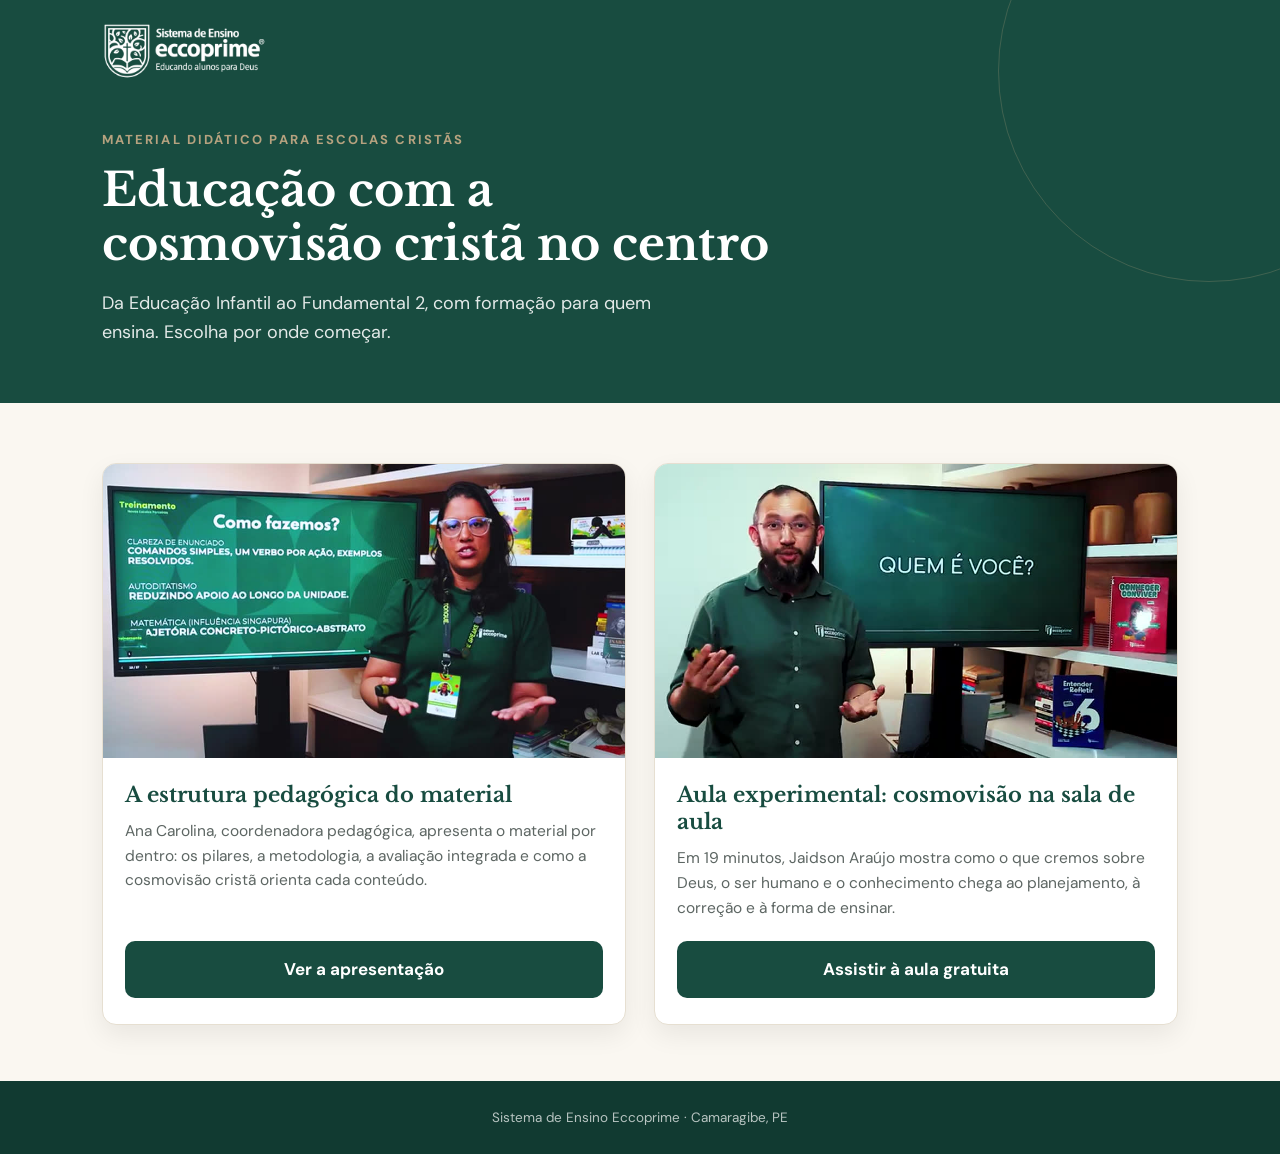
<file: public/index.html>
<!DOCTYPE html>
<html lang="pt-BR">
<head>
<meta charset="utf-8">
<meta name="viewport" content="width=device-width, initial-scale=1">
<link rel="icon" href="/favicon.ico" sizes="16x16 32x32 48x48 64x64">
<title>Materiais para escolas cristãs | Sistema de Ensino Eccoprime</title>
<meta name="description" content="Conheça a estrutura pedagógica do material didático Eccoprime e assista à aula experimental sobre cosmovisão cristã na sala de aula.">
<meta name="robots" content="index,follow">
<meta property="og:title" content="Materiais para escolas cristãs | Sistema de Ensino Eccoprime">
<meta property="og:description" content="Conheça a estrutura pedagógica do material didático Eccoprime e assista à aula experimental sobre cosmovisão cristã na sala de aula.">
<link rel="preconnect" href="https://fonts.googleapis.com"><link rel="preconnect" href="https://fonts.gstatic.com" crossorigin>
<link href="https://fonts.googleapis.com/css2?family=DM+Sans:wght@400;500;700&family=Libre+Baskerville:wght@400;700&display=swap" rel="stylesheet">
<link rel="stylesheet" href="assets/style.css">
<style>
  .hero-simples{padding:28px 0 56px;position:relative;z-index:1;max-width:680px}
  .portas{display:grid;gap:22px;margin-top:4px}
  .porta{display:flex;flex-direction:column;background:#fff;border:1px solid var(--linha);border-radius:14px;overflow:hidden;box-shadow:0 10px 26px rgba(0,0,0,.07);text-decoration:none;color:inherit;transition:transform .15s,box-shadow .15s}
  .porta:hover{transform:translateY(-3px);box-shadow:0 18px 40px rgba(0,0,0,.12)}
  .porta img{width:100%;aspect-ratio:16/9;object-fit:cover;background:#0d2620}
  .porta-txt{padding:24px 22px 26px;display:flex;flex-direction:column;flex:1}
  .porta h3{font-family:var(--serif);font-size:21px;line-height:1.3;color:var(--verde);margin-bottom:10px}
  .porta p{font-size:15.5px;color:var(--cinza);margin-bottom:20px;flex:1}
  .porta .btn{margin-top:auto}
  @media(min-width:860px){.portas{grid-template-columns:1fr 1fr;gap:28px}}
</style>
</head>
<body>
<header class="topo">
<div class="wrap">
<div class="marca"><img src="assets/logo-see.png" alt="Sistema de Ensino Eccoprime" onerror="this.remove()"><span>Sistema de Ensino Eccoprime</span></div>
<div class="hero-simples">
<p class="kicker">Material didático para escolas cristãs</p>
<h1>Educação com a cosmovisão cristã no centro</h1>
<p class="lead">Da Educação Infantil ao Fundamental 2, com formação para quem ensina. Escolha por onde começar.</p>
</div>
</div>
</header>

<main class="secao"><div class="wrap">
<div class="portas">

<a class="porta" href="apresentacao-material/" data-utm>
<img src="videos/apresentacao-material.jpg" alt="" loading="lazy">
<div class="porta-txt">
<h3>A estrutura pedagógica do material</h3>
<p>Ana Carolina, coordenadora pedagógica, apresenta o material por dentro: os pilares, a metodologia, a avaliação integrada e como a cosmovisão cristã orienta cada conteúdo.</p>
<span class="btn">Ver a apresentação</span>
</div>
</a>

<a class="porta" href="aula-experimental/" data-utm>
<img src="videos/aula-experimental.jpg" alt="" loading="lazy">
<div class="porta-txt">
<h3>Aula experimental: cosmovisão na sala de aula</h3>
<p>Em 19 minutos, Jaidson Araújo mostra como o que cremos sobre Deus, o ser humano e o conhecimento chega ao planejamento, à correção e à forma de ensinar.</p>
<span class="btn">Assistir à aula gratuita</span>
</div>
</a>

</div>
</div></main>

<footer class="rodape"><div class="wrap">Sistema de Ensino Eccoprime · Camaragibe, PE</div></footer>

<script>
/* Repassa as UTMs da campanha para as paginas internas */
(function(){
  var q = location.search;
  if(!q || q.length < 2) return;
  var links = document.querySelectorAll('a[data-utm]');
  for(var i=0;i<links.length;i++){
    links[i].setAttribute('href', links[i].getAttribute('href') + q);
  }
})();
</script>
<script src="assets/config.js"></script>
<script src="assets/tags.js"></script>
</body>
</html>
</file>
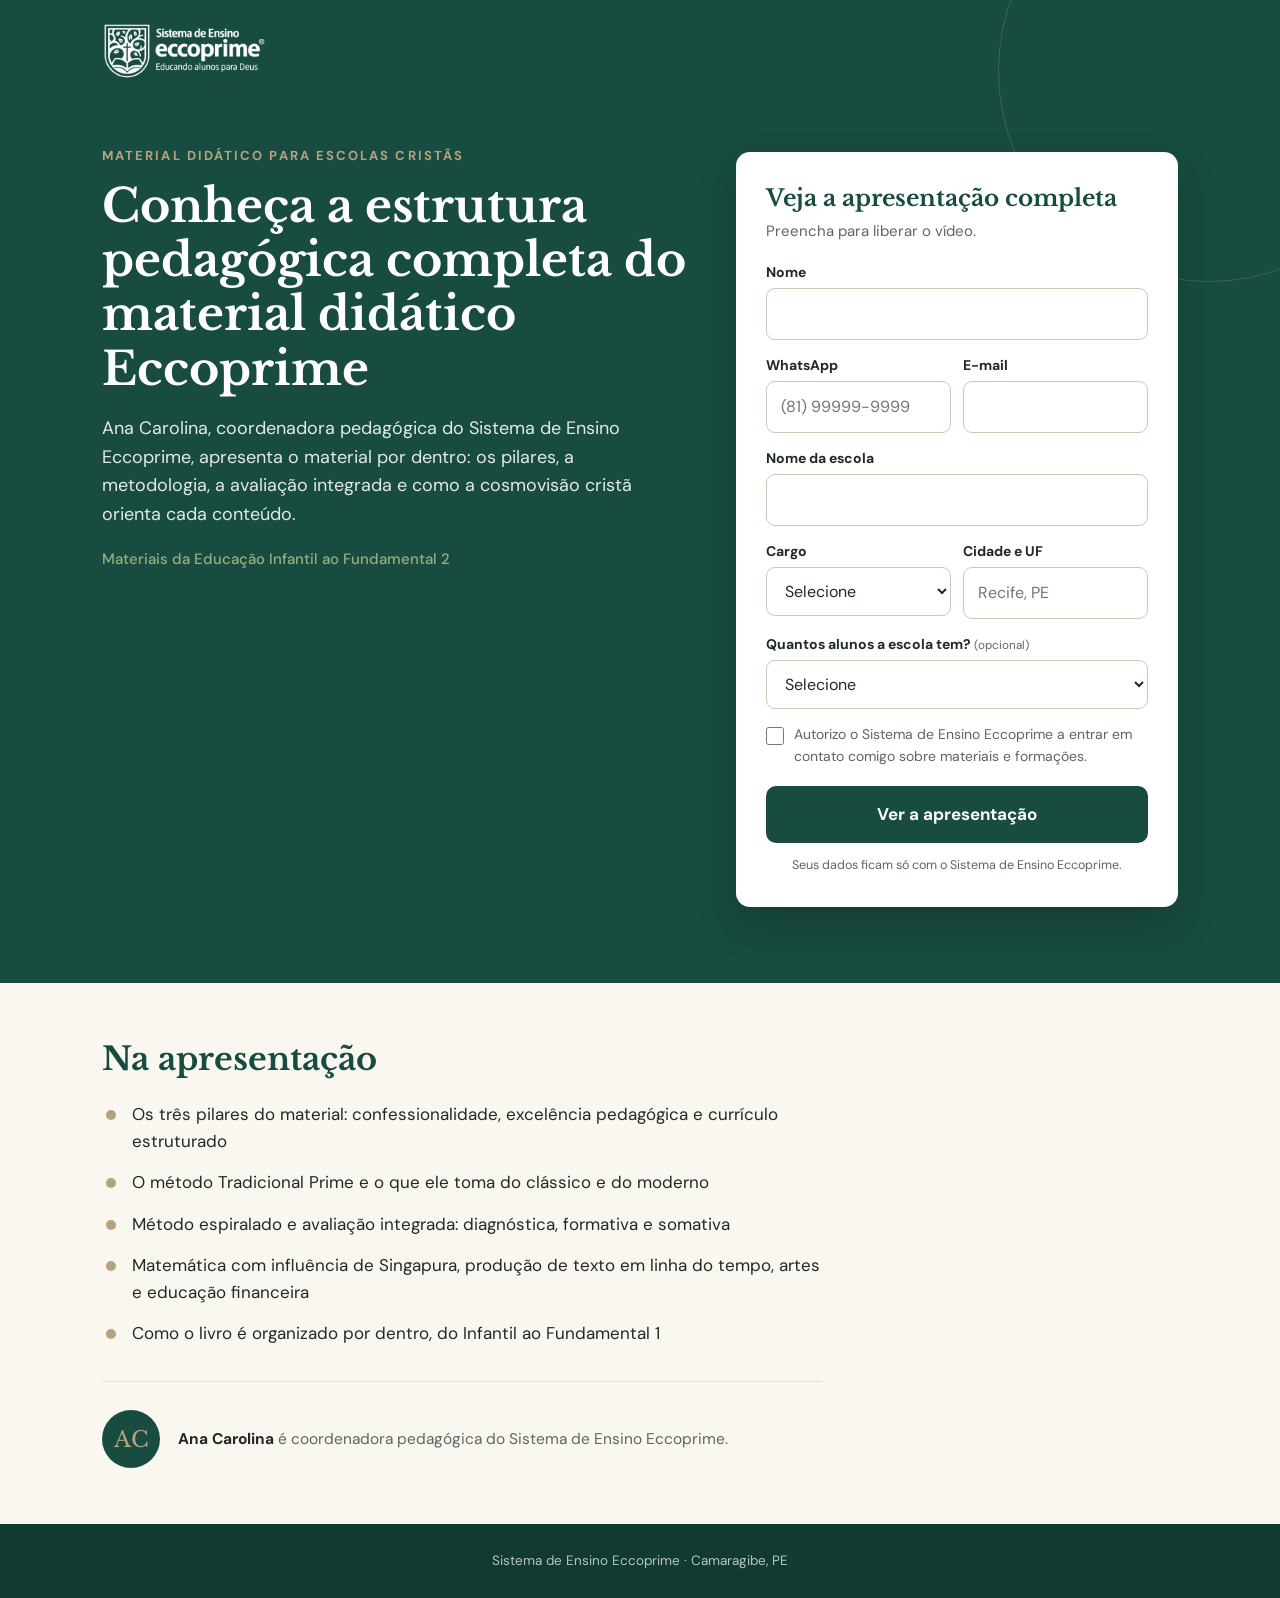
<file: public/apresentacao-material/index.html>
<!DOCTYPE html>
<html lang="pt-BR">
<head>
<meta charset="utf-8">
<meta name="viewport" content="width=device-width, initial-scale=1">
<link rel="icon" href="/favicon.ico" sizes="16x16 32x32 48x48 64x64">
<title>Estrutura pedagógica do material didático Eccoprime | Sistema de Ensino Eccoprime</title>
<meta name="description" content="Apresentação completa da estrutura pedagógica do material didático do Sistema de Ensino Eccoprime para escolas cristãs.">
<meta name="robots" content="index,follow">
<meta property="og:title" content="Estrutura pedagógica do material didático Eccoprime | Sistema de Ensino Eccoprime">
<meta property="og:description" content="Apresentação completa da estrutura pedagógica do material didático do Sistema de Ensino Eccoprime para escolas cristãs.">
<link rel="preconnect" href="https://fonts.googleapis.com"><link rel="preconnect" href="https://fonts.gstatic.com" crossorigin>
<link href="https://fonts.googleapis.com/css2?family=DM+Sans:wght@400;500;700&family=Libre+Baskerville:wght@400;700&display=swap" rel="stylesheet">
<link rel="stylesheet" href="../assets/style.css">
</head>
<body>
<header class="topo">
<div class="wrap">
<div class="marca"><img src="../assets/logo-see.png" alt="Sistema de Ensino Eccoprime" onerror="this.remove()"><span>Sistema de Ensino Eccoprime</span></div>
<div class="hero">
<div><p class="kicker">Material didático para escolas cristãs</p><h1>Conheça a estrutura pedagógica completa do material didático Eccoprime</h1><p class="lead">Ana Carolina, coordenadora pedagógica do Sistema de Ensino Eccoprime, apresenta o material por dentro: os pilares, a metodologia, a avaliação integrada e como a cosmovisão cristã orienta cada conteúdo.</p><p class="selo-linha">Materiais da Educação Infantil ao Fundamental 2</p></div>
<form class="cartao" id="form-lead" data-redirect="assistir/" novalidate>
<h2>Veja a apresentação completa</h2>
<p class="sub">Preencha para liberar o vídeo.</p>
<input type="hidden" name="origem" value="Apresentação do material (Ana)">
<input type="hidden" name="pagina"><input type="hidden" name="utm_source"><input type="hidden" name="utm_medium"><input type="hidden" name="utm_campaign"><input type="hidden" name="utm_content">
<div class="campo"><label for="nome">Nome</label><input id="nome" name="nome" autocomplete="name" required></div>
<div class="duplo">
<div class="campo"><label for="whatsapp">WhatsApp</label><input id="whatsapp" name="whatsapp" type="tel" inputmode="tel" autocomplete="tel" placeholder="(81) 99999-9999" required></div>
<div class="campo"><label for="email">E-mail</label><input id="email" name="email" type="email" autocomplete="email" required></div>
</div>
<div class="campo"><label for="escola">Nome da escola</label><input id="escola" name="escola" autocomplete="organization" required></div>
<div class="duplo">
<div class="campo"><label for="cargo">Cargo</label><select id="cargo" name="cargo" required><option value="">Selecione</option><option>Diretor(a) ou mantenedor(a)</option><option>Coordenador(a) pedagógico(a)</option><option>Professor(a)</option><option>Outro</option></select></div>
<div class="campo"><label for="cidade_uf">Cidade e UF</label><input id="cidade_uf" name="cidade_uf" placeholder="Recife, PE" required></div>
</div>
<div class="campo"><label for="alunos">Quantos alunos a escola tem? <small>(opcional)</small></label><select id="alunos" name="alunos"><option value="">Selecione</option><option>Até 100</option><option>101 a 300</option><option>301 a 600</option><option>Mais de 600</option></select></div>
<label class="check"><input type="checkbox" name="consentimento" required><span>Autorizo o Sistema de Ensino Eccoprime a entrar em contato comigo sobre materiais e formações.</span></label>
<button class="btn" type="submit">Ver a apresentação</button>
<p class="erro" id="form-erro" role="alert"></p>
<p class="privacidade">Seus dados ficam só com o Sistema de Ensino Eccoprime.</p>
</form>
</div>
</div>
</header>
<main class="secao"><div class="wrap">
<h2>Na apresentação</h2>
<ul class="lista"><li>Os três pilares do material: confessionalidade, excelência pedagógica e currículo estruturado</li><li>O método Tradicional Prime e o que ele toma do clássico e do moderno</li><li>Método espiralado e avaliação integrada: diagnóstica, formativa e somativa</li><li>Matemática com influência de Singapura, produção de texto em linha do tempo, artes e educação financeira</li><li>Como o livro é organizado por dentro, do Infantil ao Fundamental 1</li></ul>
<div class="quem"><div class="ini">AC</div><p><strong>Ana Carolina</strong> é coordenadora pedagógica do Sistema de Ensino Eccoprime.</p></div>
</div></main>
<footer class="rodape"><div class="wrap">Sistema de Ensino Eccoprime · Camaragibe, PE</div></footer>
<script src="../assets/config.js"></script>
<script src="../assets/tags.js"></script>
<script src="../assets/app.js"></script>
</body>
</html>
</file>
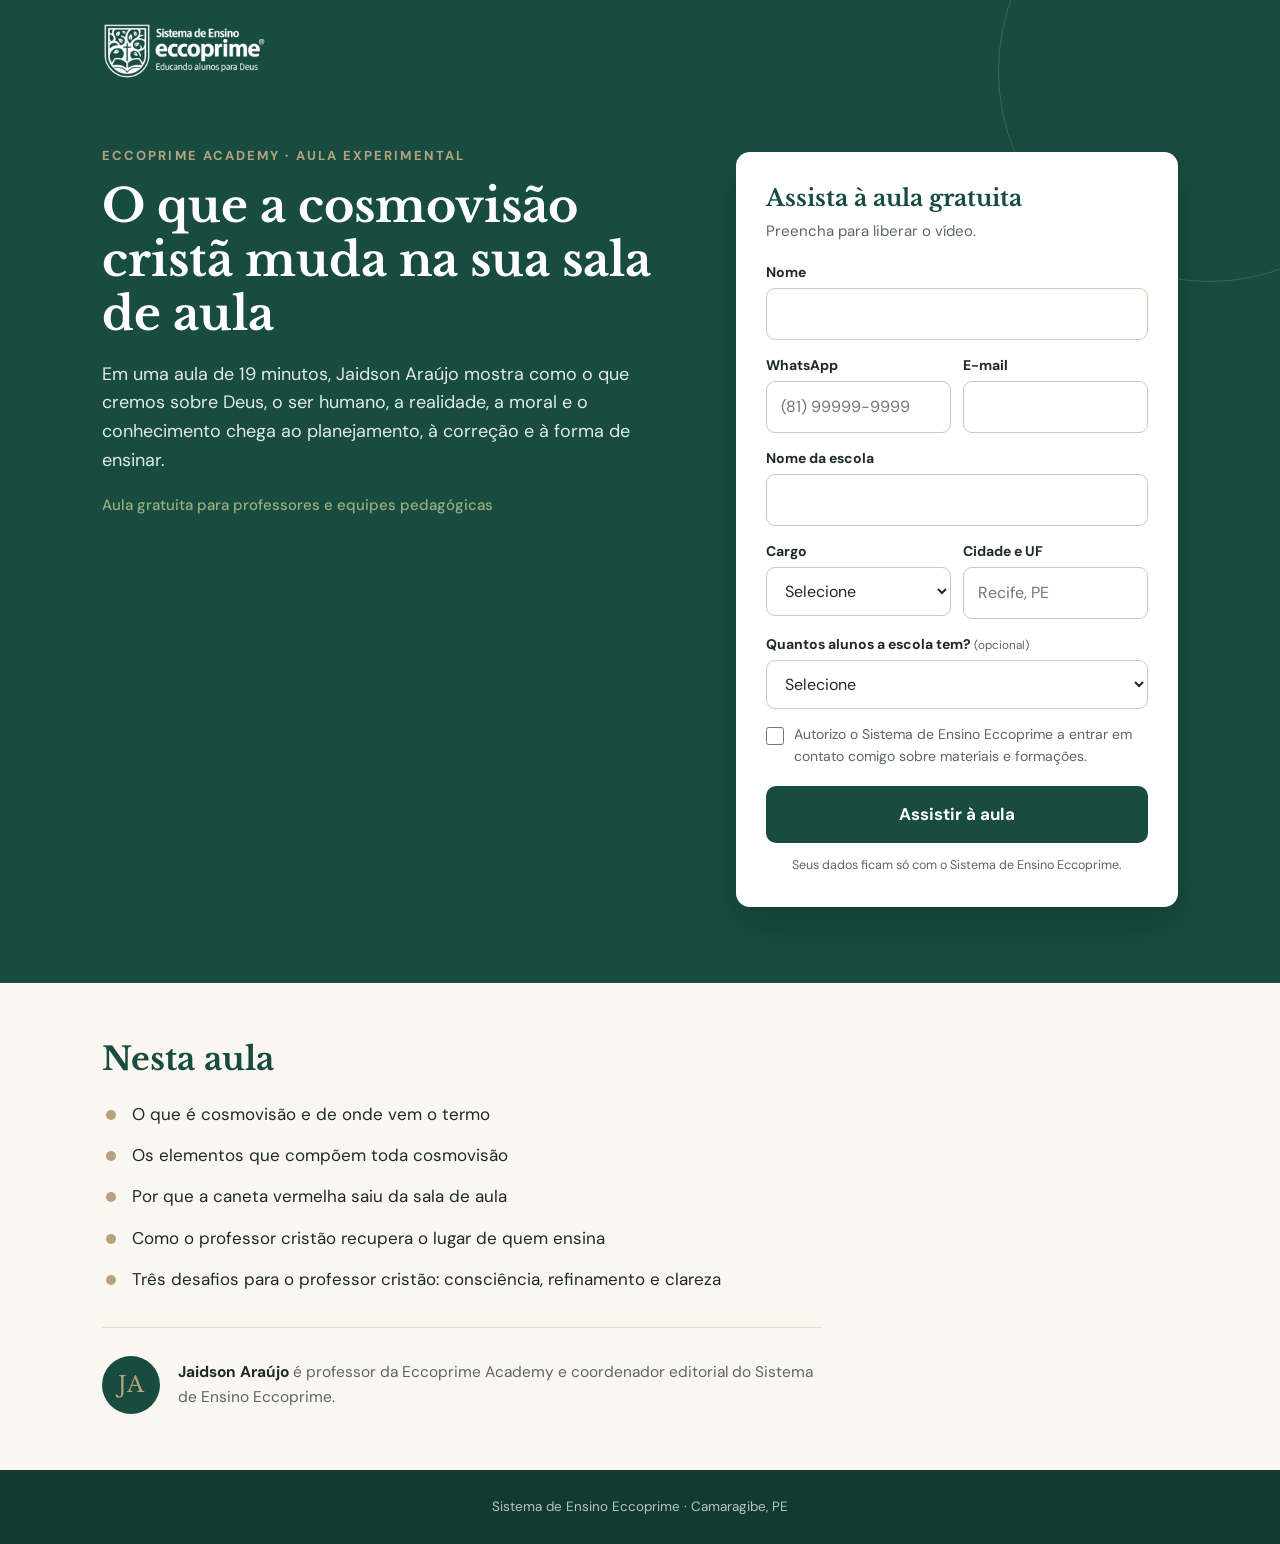
<file: public/aula-experimental/index.html>
<!DOCTYPE html>
<html lang="pt-BR">
<head>
<meta charset="utf-8">
<meta name="viewport" content="width=device-width, initial-scale=1">
<link rel="icon" href="/favicon.ico" sizes="16x16 32x32 48x48 64x64">
<title>Aula experimental: Cosmovisão cristã na sala de aula | Eccoprime Academy</title>
<meta name="description" content="Aula gratuita com Jaidson Araújo sobre como a cosmovisão cristã muda o planejamento, a correção e a forma de ensinar.">
<meta name="robots" content="index,follow">
<meta property="og:title" content="Aula experimental: Cosmovisão cristã na sala de aula | Eccoprime Academy">
<meta property="og:description" content="Aula gratuita com Jaidson Araújo sobre como a cosmovisão cristã muda o planejamento, a correção e a forma de ensinar.">
<link rel="preconnect" href="https://fonts.googleapis.com"><link rel="preconnect" href="https://fonts.gstatic.com" crossorigin>
<link href="https://fonts.googleapis.com/css2?family=DM+Sans:wght@400;500;700&family=Libre+Baskerville:wght@400;700&display=swap" rel="stylesheet">
<link rel="stylesheet" href="../assets/style.css">
</head>
<body>
<header class="topo">
<div class="wrap">
<div class="marca"><img src="../assets/logo-see.png" alt="Sistema de Ensino Eccoprime" onerror="this.remove()"><span>Sistema de Ensino Eccoprime</span></div>
<div class="hero">
<div><p class="kicker">Eccoprime Academy · Aula experimental</p><h1>O que a cosmovisão cristã muda na sua sala de aula</h1><p class="lead">Em uma aula de 19 minutos, Jaidson Araújo mostra como o que cremos sobre Deus, o ser humano, a realidade, a moral e o conhecimento chega ao planejamento, à correção e à forma de ensinar.</p><p class="selo-linha">Aula gratuita para professores e equipes pedagógicas</p></div>
<form class="cartao" id="form-lead" data-redirect="assistir/" novalidate>
<h2>Assista à aula gratuita</h2>
<p class="sub">Preencha para liberar o vídeo.</p>
<input type="hidden" name="origem" value="Aula experimental: Cosmovisão (Jaidson)">
<input type="hidden" name="pagina"><input type="hidden" name="utm_source"><input type="hidden" name="utm_medium"><input type="hidden" name="utm_campaign"><input type="hidden" name="utm_content">
<div class="campo"><label for="nome">Nome</label><input id="nome" name="nome" autocomplete="name" required></div>
<div class="duplo">
<div class="campo"><label for="whatsapp">WhatsApp</label><input id="whatsapp" name="whatsapp" type="tel" inputmode="tel" autocomplete="tel" placeholder="(81) 99999-9999" required></div>
<div class="campo"><label for="email">E-mail</label><input id="email" name="email" type="email" autocomplete="email" required></div>
</div>
<div class="campo"><label for="escola">Nome da escola</label><input id="escola" name="escola" autocomplete="organization" required></div>
<div class="duplo">
<div class="campo"><label for="cargo">Cargo</label><select id="cargo" name="cargo" required><option value="">Selecione</option><option>Diretor(a) ou mantenedor(a)</option><option>Coordenador(a) pedagógico(a)</option><option>Professor(a)</option><option>Outro</option></select></div>
<div class="campo"><label for="cidade_uf">Cidade e UF</label><input id="cidade_uf" name="cidade_uf" placeholder="Recife, PE" required></div>
</div>
<div class="campo"><label for="alunos">Quantos alunos a escola tem? <small>(opcional)</small></label><select id="alunos" name="alunos"><option value="">Selecione</option><option>Até 100</option><option>101 a 300</option><option>301 a 600</option><option>Mais de 600</option></select></div>
<label class="check"><input type="checkbox" name="consentimento" required><span>Autorizo o Sistema de Ensino Eccoprime a entrar em contato comigo sobre materiais e formações.</span></label>
<button class="btn" type="submit">Assistir à aula</button>
<p class="erro" id="form-erro" role="alert"></p>
<p class="privacidade">Seus dados ficam só com o Sistema de Ensino Eccoprime.</p>
</form>
</div>
</div>
</header>
<main class="secao"><div class="wrap">
<h2>Nesta aula</h2>
<ul class="lista"><li>O que é cosmovisão e de onde vem o termo</li><li>Os elementos que compõem toda cosmovisão</li><li>Por que a caneta vermelha saiu da sala de aula</li><li>Como o professor cristão recupera o lugar de quem ensina</li><li>Três desafios para o professor cristão: consciência, refinamento e clareza</li></ul>
<div class="quem"><div class="ini">JA</div><p><strong>Jaidson Araújo</strong> é professor da Eccoprime Academy e coordenador editorial do Sistema de Ensino Eccoprime.</p></div>
</div></main>
<footer class="rodape"><div class="wrap">Sistema de Ensino Eccoprime · Camaragibe, PE</div></footer>
<script src="../assets/config.js"></script>
<script src="../assets/tags.js"></script>
<script src="../assets/app.js"></script>
</body>
</html>
</file>
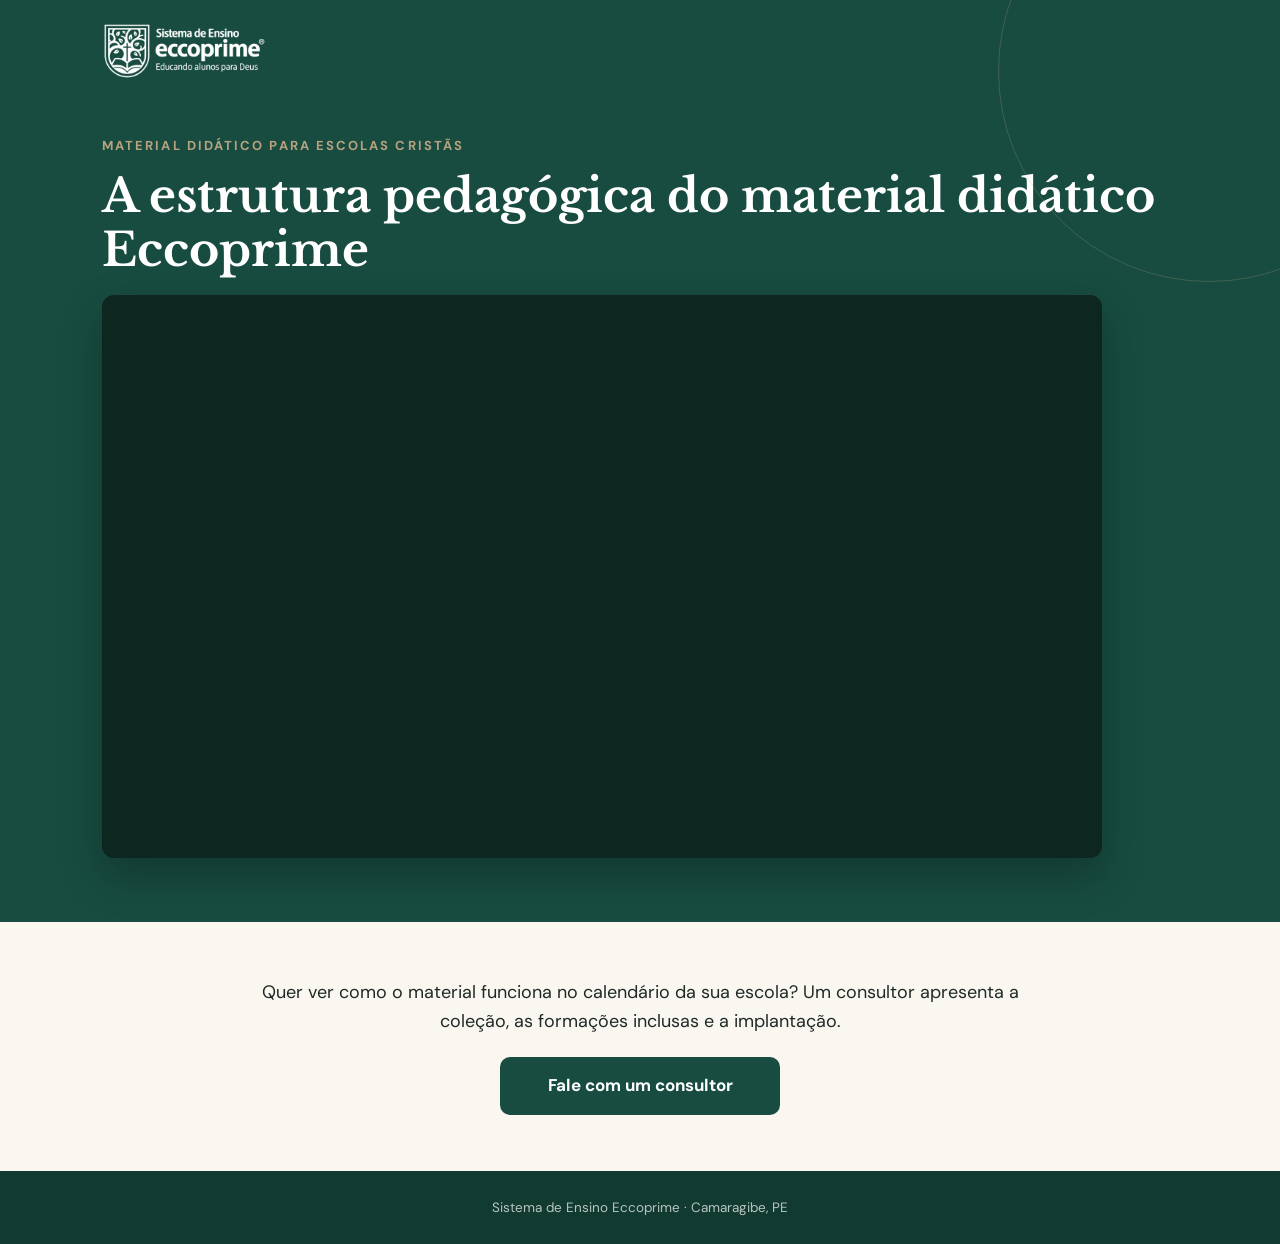
<file: public/apresentacao-material/assistir/index.html>
<!DOCTYPE html>
<html lang="pt-BR">
<head>
<meta charset="utf-8">
<meta name="viewport" content="width=device-width, initial-scale=1">
<link rel="icon" href="/favicon.ico" sizes="16x16 32x32 48x48 64x64">
<title>Estrutura pedagógica do material didático Eccoprime | Sistema de Ensino Eccoprime</title>
<meta name="description" content="Apresentação completa da estrutura pedagógica do material didático do Sistema de Ensino Eccoprime para escolas cristãs.">
<meta name="robots" content="noindex,nofollow">
<meta property="og:title" content="Estrutura pedagógica do material didático Eccoprime | Sistema de Ensino Eccoprime">
<meta property="og:description" content="Apresentação completa da estrutura pedagógica do material didático do Sistema de Ensino Eccoprime para escolas cristãs.">
<link rel="preconnect" href="https://fonts.googleapis.com"><link rel="preconnect" href="https://fonts.gstatic.com" crossorigin>
<link href="https://fonts.googleapis.com/css2?family=DM+Sans:wght@400;500;700&family=Libre+Baskerville:wght@400;700&display=swap" rel="stylesheet">
<link rel="stylesheet" href="../../assets/style.css">
</head>
<body>
<header class="topo">
<div class="wrap">
<div class="marca"><img src="../../assets/logo-see.png" alt="Sistema de Ensino Eccoprime" onerror="this.remove()"><span>Sistema de Ensino Eccoprime</span></div>
<div class="assistir">
<p class="kicker">Material didático para escolas cristãs</p>
<h1>A estrutura pedagógica do material didático Eccoprime</h1>
<p class="selo-linha" id="saudacao" data-item="apresentação" style="margin:-6px 0 22px"></p>
<div class="player" data-video="apresentacao-material" data-titulo="A estrutura pedagógica do material didático Eccoprime"><div class="vazio">O vídeo aparece aqui depois de configurado em assets/config.js</div></div>
</div>
</div>
</header>
<main class="secao"><div class="wrap"><div class="proximo">
<p>Quer ver como o material funciona no calendário da sua escola? Um consultor apresenta a coleção, as formações inclusas e a implantação.</p>
<a class="btn" data-whatsapp="Olá! Assisti à apresentação da estrutura pedagógica do material e quero conversar com um consultor." href="#">Fale com um consultor</a>
</div></div></main>
<footer class="rodape"><div class="wrap">Sistema de Ensino Eccoprime · Camaragibe, PE</div></footer>
<script src="../../assets/config.js"></script>
<script src="../../assets/tags.js"></script>
<script src="../../assets/app.js"></script>
</body>
</html>
</file>
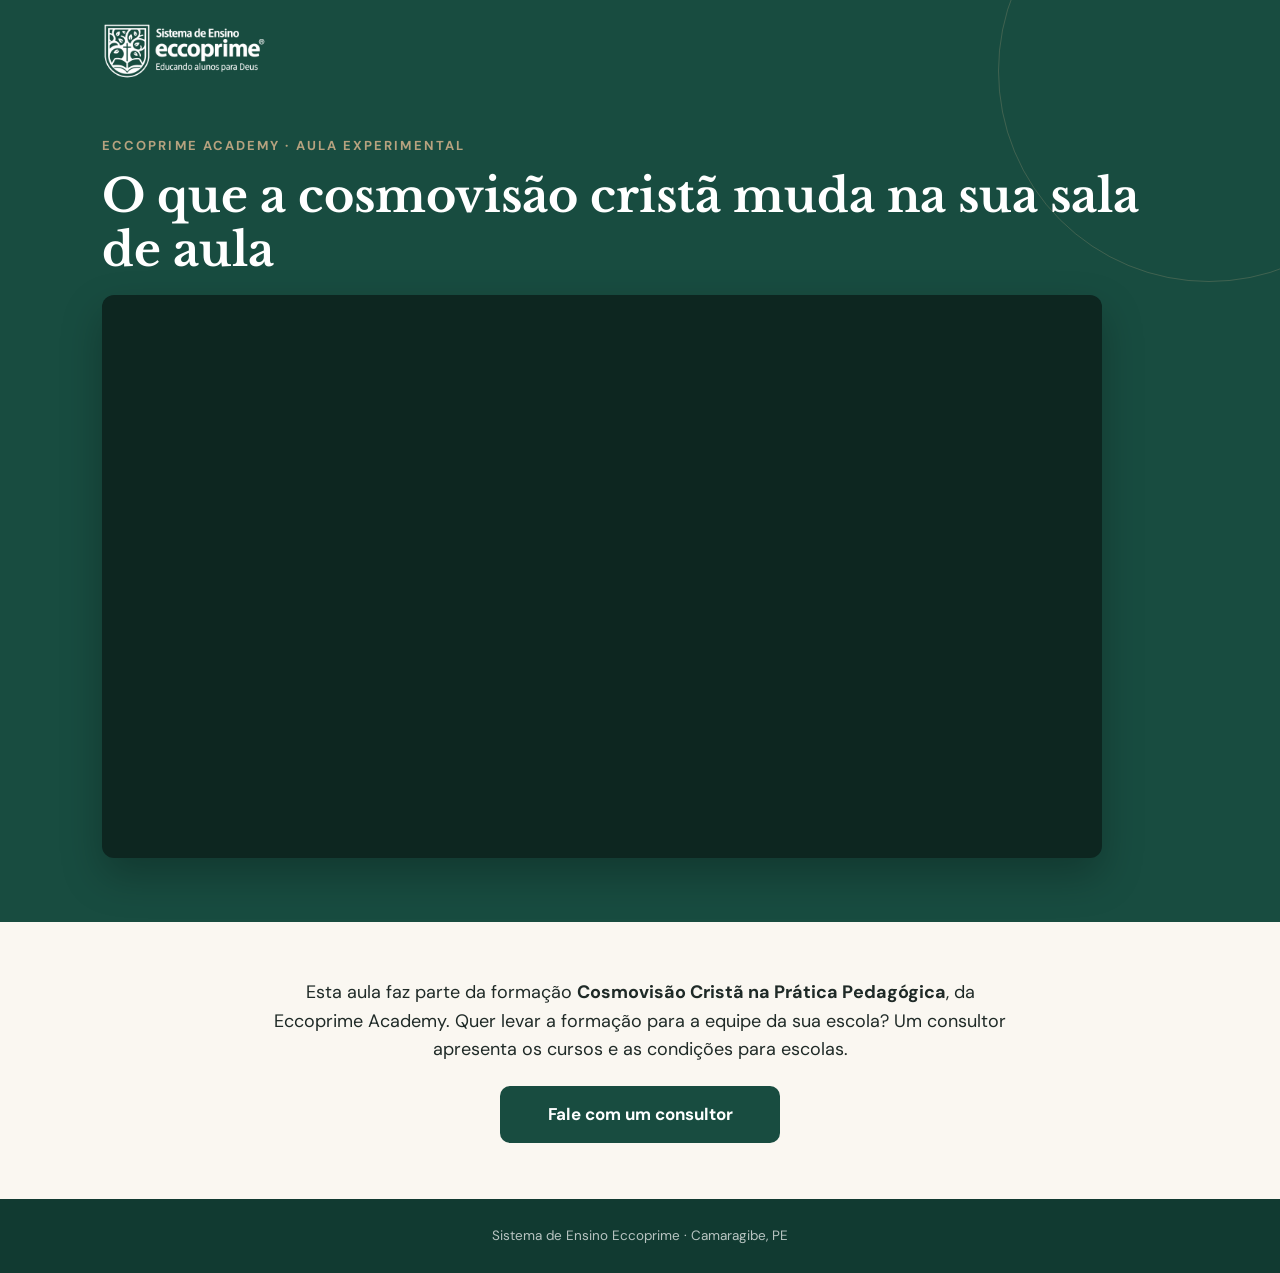
<file: public/aula-experimental/assistir/index.html>
<!DOCTYPE html>
<html lang="pt-BR">
<head>
<meta charset="utf-8">
<meta name="viewport" content="width=device-width, initial-scale=1">
<link rel="icon" href="/favicon.ico" sizes="16x16 32x32 48x48 64x64">
<title>Aula experimental: Cosmovisão cristã na sala de aula | Eccoprime Academy</title>
<meta name="description" content="Aula gratuita com Jaidson Araújo sobre como a cosmovisão cristã muda o planejamento, a correção e a forma de ensinar.">
<meta name="robots" content="noindex,nofollow">
<meta property="og:title" content="Aula experimental: Cosmovisão cristã na sala de aula | Eccoprime Academy">
<meta property="og:description" content="Aula gratuita com Jaidson Araújo sobre como a cosmovisão cristã muda o planejamento, a correção e a forma de ensinar.">
<link rel="preconnect" href="https://fonts.googleapis.com"><link rel="preconnect" href="https://fonts.gstatic.com" crossorigin>
<link href="https://fonts.googleapis.com/css2?family=DM+Sans:wght@400;500;700&family=Libre+Baskerville:wght@400;700&display=swap" rel="stylesheet">
<link rel="stylesheet" href="../../assets/style.css">
</head>
<body>
<header class="topo">
<div class="wrap">
<div class="marca"><img src="../../assets/logo-see.png" alt="Sistema de Ensino Eccoprime" onerror="this.remove()"><span>Sistema de Ensino Eccoprime</span></div>
<div class="assistir">
<p class="kicker">Eccoprime Academy · Aula experimental</p>
<h1>O que a cosmovisão cristã muda na sua sala de aula</h1>
<p class="selo-linha" id="saudacao" data-item="aula" style="margin:-6px 0 22px"></p>
<div class="player" data-video="aula-experimental" data-titulo="O que a cosmovisão cristã muda na sua sala de aula"><div class="vazio">O vídeo aparece aqui depois de configurado em assets/config.js</div></div>
</div>
</div>
</header>
<main class="secao"><div class="wrap"><div class="proximo">
<p>Esta aula faz parte da formação <strong>Cosmovisão Cristã na Prática Pedagógica</strong>, da Eccoprime Academy. Quer levar a formação para a equipe da sua escola? Um consultor apresenta os cursos e as condições para escolas.</p>
<a class="btn" data-whatsapp="Olá! Assisti à aula experimental da Eccoprime Academy e quero saber como levar a formação para a equipe da minha escola." href="#">Fale com um consultor</a>
</div></div></main>
<footer class="rodape"><div class="wrap">Sistema de Ensino Eccoprime · Camaragibe, PE</div></footer>
<script src="../../assets/config.js"></script>
<script src="../../assets/tags.js"></script>
<script src="../../assets/app.js"></script>
</body>
</html>
</file>
<file: public/assets/style.css>
:root{
  --verde:#184C40; --verde-esc:#113a31; --dourado:#B6A27F; --dourado-txt:#766953;
  --sage:#97AF7D; --marfim:#FAF7F1; --tinta:#1f2a27; --cinza:#5d6663; --linha:#e6dfd1;
  --serif:"Libre Baskerville",Georgia,serif; --sans:"DM Sans",system-ui,-apple-system,"Segoe UI",sans-serif;
}
*{box-sizing:border-box;margin:0;padding:0}
html{-webkit-text-size-adjust:100%}
body{font-family:var(--sans);color:var(--tinta);background:var(--marfim);line-height:1.6;font-size:17px}
img{max-width:100%;display:block}
a{color:inherit}
.wrap{width:100%;max-width:1120px;margin:0 auto;padding:0 22px}

/* Topo */
.topo{background:var(--verde);color:#fff;position:relative;overflow:hidden}
.topo::after{content:"";position:absolute;right:-140px;top:-140px;width:420px;height:420px;border:1px solid rgba(182,162,127,.25);border-radius:50%}
.marca{display:flex;align-items:center;gap:12px;padding:22px 0}
.marca img{height:46px;width:auto}
.marca span{font-family:var(--serif);font-size:15px;letter-spacing:.02em;color:#fff}
/* O logo ja traz "Sistema de Ensino Eccoprime" escrito, entao o texto ao lado
   so aparece quando a imagem nao carrega (o onerror remove o <img>). */
.marca img + span{display:none}
@media(min-width:900px){.marca img{height:58px}}
.hero{display:grid;gap:36px;padding:28px 0 56px;position:relative;z-index:1}
.kicker{font-size:13px;font-weight:700;letter-spacing:.16em;text-transform:uppercase;color:var(--dourado)}
h1{font-family:var(--serif);font-weight:700;font-size:clamp(30px,6.4vw,46px);line-height:1.18;margin:12px 0 18px}
.lead{font-size:18px;color:rgba(255,255,255,.88);max-width:560px}
.selo-linha{margin-top:18px;font-size:15px;color:var(--sage);font-weight:500}

/* Cartão do formulário */
.cartao{background:#fff;color:var(--tinta);border-radius:14px;padding:28px 24px;box-shadow:0 18px 40px rgba(0,0,0,.18);align-self:start}
.cartao h2{font-family:var(--serif);font-size:23px;line-height:1.25;color:var(--verde);margin-bottom:6px}
.cartao p.sub{font-size:15px;color:var(--cinza);margin-bottom:18px}
.campo{margin-bottom:14px}
.campo label{display:block;font-size:14px;font-weight:700;margin-bottom:5px}
.campo label small{font-weight:400;color:var(--cinza)}
.campo input,.campo select{width:100%;font:inherit;font-size:16px;padding:12px 14px;border:1px solid #cfc7b6;border-radius:9px;background:#fff;color:var(--tinta)}
.campo input:focus,.campo select:focus{outline:2px solid var(--sage);outline-offset:1px;border-color:var(--verde)}
.duplo{display:grid;grid-template-columns:1fr;gap:0 12px}
.check{display:flex;gap:10px;align-items:flex-start;font-size:14px;color:var(--cinza);margin:6px 0 18px}
.check input{margin-top:4px;width:18px;height:18px;accent-color:var(--verde);flex:none}
.btn{display:inline-flex;align-items:center;justify-content:center;width:100%;font:inherit;font-weight:700;font-size:17px;padding:15px 22px;border:0;border-radius:10px;background:var(--verde);color:#fff;cursor:pointer;text-decoration:none;transition:background .15s}
.btn:hover{background:var(--verde-esc)}
.btn[disabled]{opacity:.6;cursor:wait}
.btn-ouro{background:var(--dourado);color:var(--verde)}
.btn-ouro:hover{background:#a8936f}
.erro{display:none;margin-top:12px;font-size:14px;color:#9b2c2c}
.erro.on{display:block}
.privacidade{margin-top:12px;font-size:12.5px;color:var(--cinza);text-align:center}

/* Conteúdo */
.secao{padding:56px 0}
.secao h2{font-family:var(--serif);font-size:clamp(24px,4.6vw,32px);color:var(--verde);line-height:1.25;margin-bottom:22px}
.lista{list-style:none;display:grid;gap:14px;max-width:720px}
.lista li{position:relative;padding-left:30px;font-size:17px}
.lista li::before{content:"";position:absolute;left:4px;top:9px;width:10px;height:10px;border-radius:50%;background:var(--dourado)}
.quem{display:flex;gap:18px;align-items:center;margin-top:34px;padding-top:28px;border-top:1px solid var(--linha);max-width:720px}
.quem .ini{flex:none;width:58px;height:58px;border-radius:50%;background:var(--verde);color:var(--dourado);font-family:var(--serif);font-size:22px;display:flex;align-items:center;justify-content:center}
.quem p{font-size:15.5px;color:var(--cinza)}
.quem strong{color:var(--tinta)}

/* Página do vídeo */
.assistir{padding:34px 0 64px}
.assistir h1{color:#fff}
.player{position:relative;width:100%;aspect-ratio:16/9;background:#0d2620;border-radius:12px;overflow:hidden;box-shadow:0 18px 40px rgba(0,0,0,.25)}
.player iframe{position:absolute;inset:0;width:100%;height:100%;border:0}
.player .vazio{position:absolute;inset:0;display:flex;align-items:center;justify-content:center;color:rgba(255,255,255,.6);font-size:15px;text-align:center;padding:20px}
.proximo{max-width:760px;margin:0 auto;text-align:center}
.proximo p{font-size:18px;margin-bottom:22px}
.proximo .btn{width:auto;min-width:280px}
.rodape{background:var(--verde-esc);color:rgba(255,255,255,.7);font-size:13.5px;padding:26px 0;text-align:center}

@media(min-width:620px){.duplo{grid-template-columns:1fr 1fr}}
@media(min-width:900px){
  .hero{grid-template-columns:1.15fr .85fr;align-items:start;padding:44px 0 76px}
  .cartao{padding:32px 30px;margin-top:6px}
}
.assistir h1{margin-bottom:24px}
.assistir .player{max-width:1000px}
</file>
